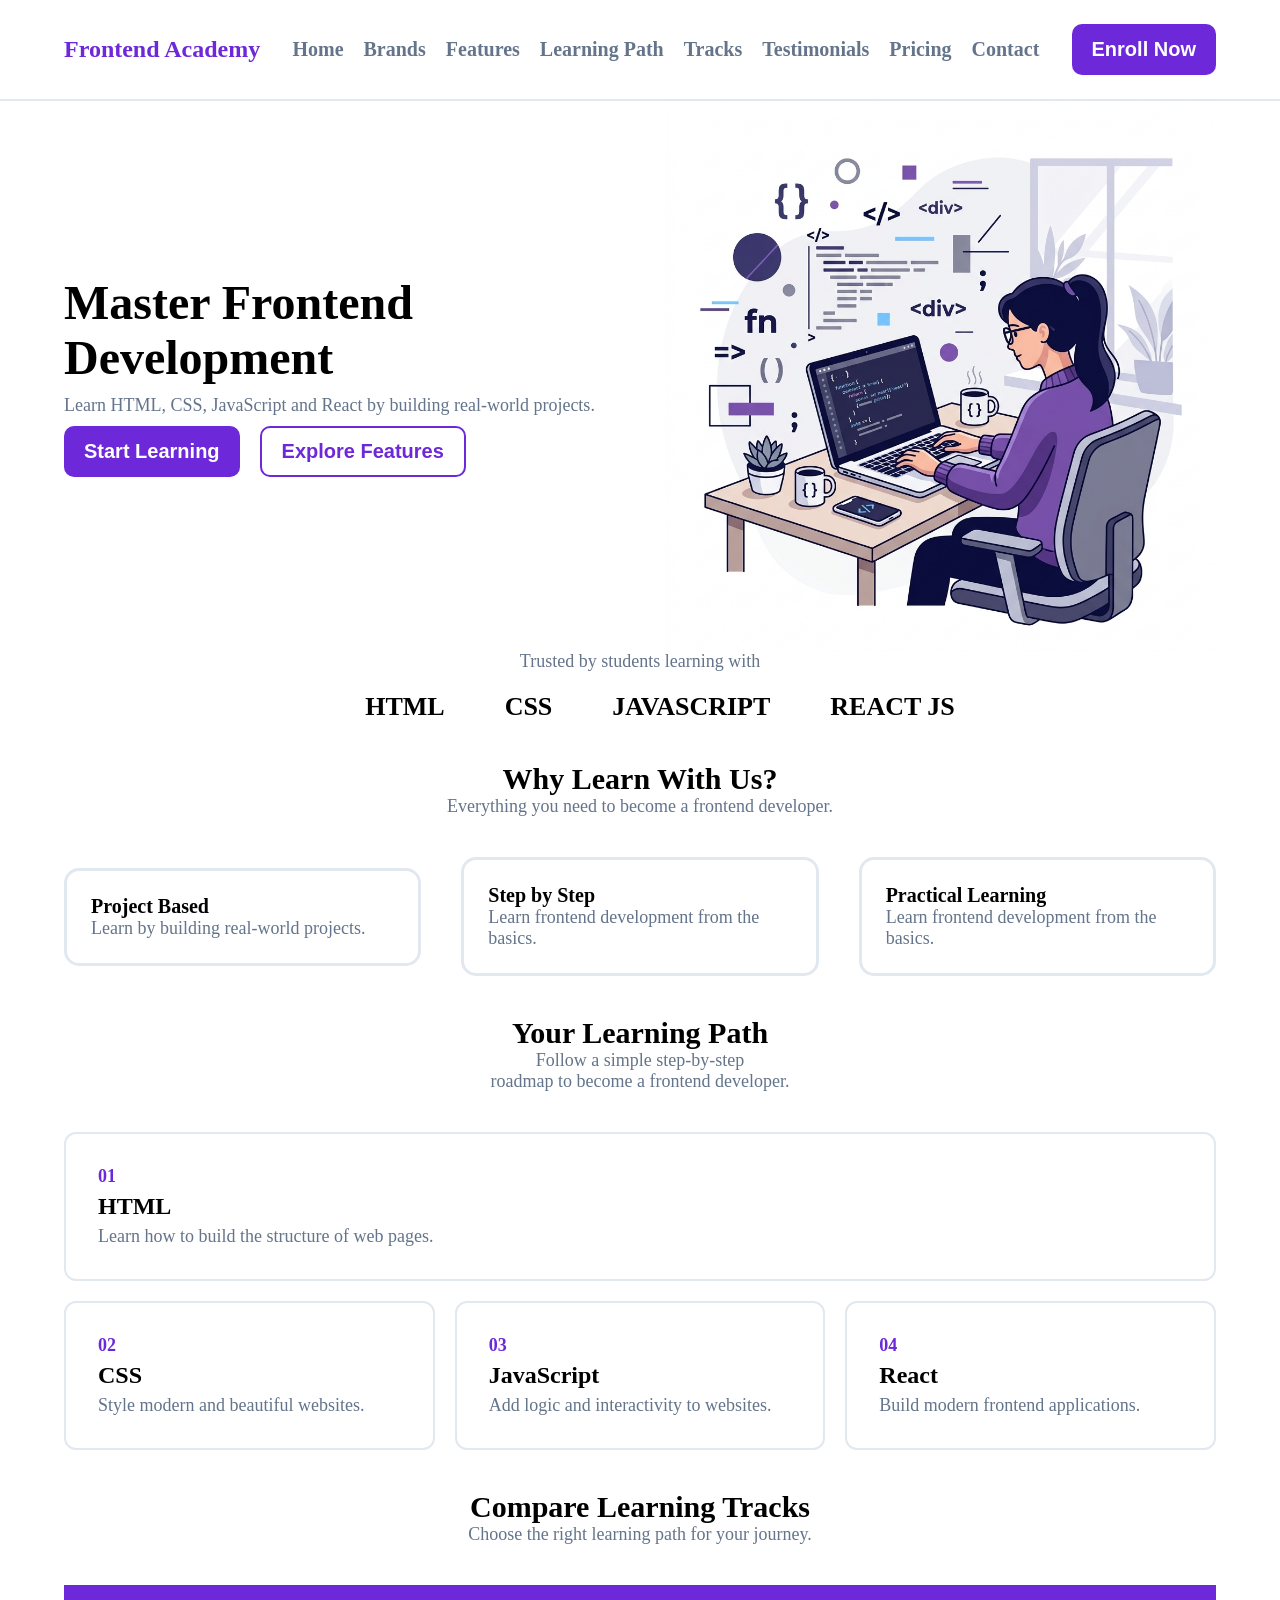
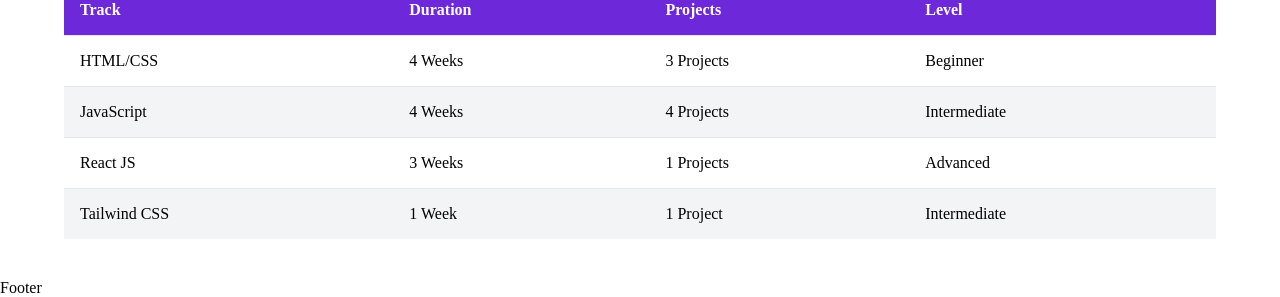
<file: index.html>
<html>
  <head>
    <title>Frontend Academy</title>
    <link href="./style.css" rel="stylesheet" />
  </head>
  <body>
    <div class="header">
      <div class="header-content container">
        <a href="" class="logo">Frontend Academy</a>
        <div class="nav">
          <a href="">Home</a>
          <a href="">Brands</a>
          <a href="">Features</a>
          <a href="">Learning Path</a>
          <a href="">Tracks</a>
          <a href="">Testimonials</a>
          <a href="">Pricing</a>
          <a href="">Contact</a>
        </div>
        <button class="primary-button">Enroll Now</button>
      </div>
    </div>
    <div class="main">
      <div class="hero container">
        <div class="hero-content">
          <h1>Master Frontend Development</h1>
          <p>
            Learn HTML, CSS, JavaScript and React by building real-world
            projects.
          </p>
          <div class="hero-buttons">
            <button class="primary-button">Start Learning</button>
            <button class="secondary-button">Explore Features</button>
          </div>
        </div>
        <img class="hero-image" src="./hero_developer.png" alt="Hero" />
      </div>
      <div class="languages">
        <p>Trusted by students learning with</p>
        <ul class="languages-list">
          <li>html</li>
          <li>css</li>
          <li>javascript</li>
          <li>react js</li>
        </ul>
      </div>
      <div class="features container">
        <div class="section-heading">
          <h3>Why Learn With Us?</h3>
          <p>Everything you need to become a frontend developer.</p>
        </div>
        <div class="features-list">
          <div class="feature-card">
            <h4>Project Based</h4>
            <p>Learn by building real-world projects.</p>
          </div>
          <div class="feature-card">
            <h4>Step by Step</h4>
            <p>Learn frontend development from the basics.</p>
          </div>
          <div class="feature-card">
            <h4>Practical Learning</h4>
            <p>Learn frontend development from the basics.</p>
          </div>
        </div>
      </div>
      <div class="learning-path container">
        <div class="section-heading">
          <h3>Your Learning Path</h3>
          <p>
            Follow a simple step-by-step <br />
            roadmap to become a frontend developer.
          </p>
        </div>
        <div class="paths-list">
          <div class="path-card">
            <span>01</span>
            <h4>HTML</h4>
            <p>Learn how to build the structure of web pages.</p>
          </div>
          <div class="path-card">
            <span>02</span>
            <h4>CSS</h4>
            <p>Style modern and beautiful websites.</p>
          </div>
          <div class="path-card">
            <span>03</span>
            <h4>JavaScript</h4>
            <p>Add logic and interactivity to websites.</p>
          </div>
          <div class="path-card">
            <span>04</span>
            <h4>React</h4>
            <p>Build modern frontend applications.</p>
          </div>
        </div>
      </div>
      <div class="learning-tracks container">
        <div class="section-heading">
          <h3>Compare Learning Tracks</h3>
          <p>Choose the right learning path for your journey.</p>
        </div>
        <table>
          <thead>
            <tr>
              <th>Track</th>
              <th>Duration</th>
              <th>Projects</th>
              <th>Level</th>
            </tr>
          </thead>
          <tbody>
            <tr>
              <td>HTML/CSS</td>
              <td>4 Weeks</td>
              <td>3 Projects</td>
              <td>Beginner</td>
            </tr>
            <tr>
              <td>JavaScript</td>
              <td>4 Weeks</td>
              <td>4 Projects</td>
              <td>Intermediate</td>
            </tr>
            <tr>
              <td>React JS</td>
              <td>3 Weeks</td>
              <td>1 Projects</td>
              <td>Advanced</td>
            </tr>
            <tr>
              <td>Tailwind CSS</td>
              <td>1 Week</td>
              <td>1 Project</td>
              <td>Intermediate</td>
            </tr>
          </tbody>
        </table>
      </div>
    </div>
    <div class="footer">Footer</div>
  </body>
</html>

<!-- ul => Unordered list -->
<!-- li => List Item -->
<!-- ol => Ordered list -->
<!-- DRY => Don't Repeat Yourself -->
<!-- table => جدول -->
<!-- thead => Table Head => رأس الجدول -->
<!-- tr => Table Row => صف في الجدول -->
<!-- tbody => Table Body => جسد الجدول -->
<!-- td => Table Data => معلومة في  الجدول -->
</file>
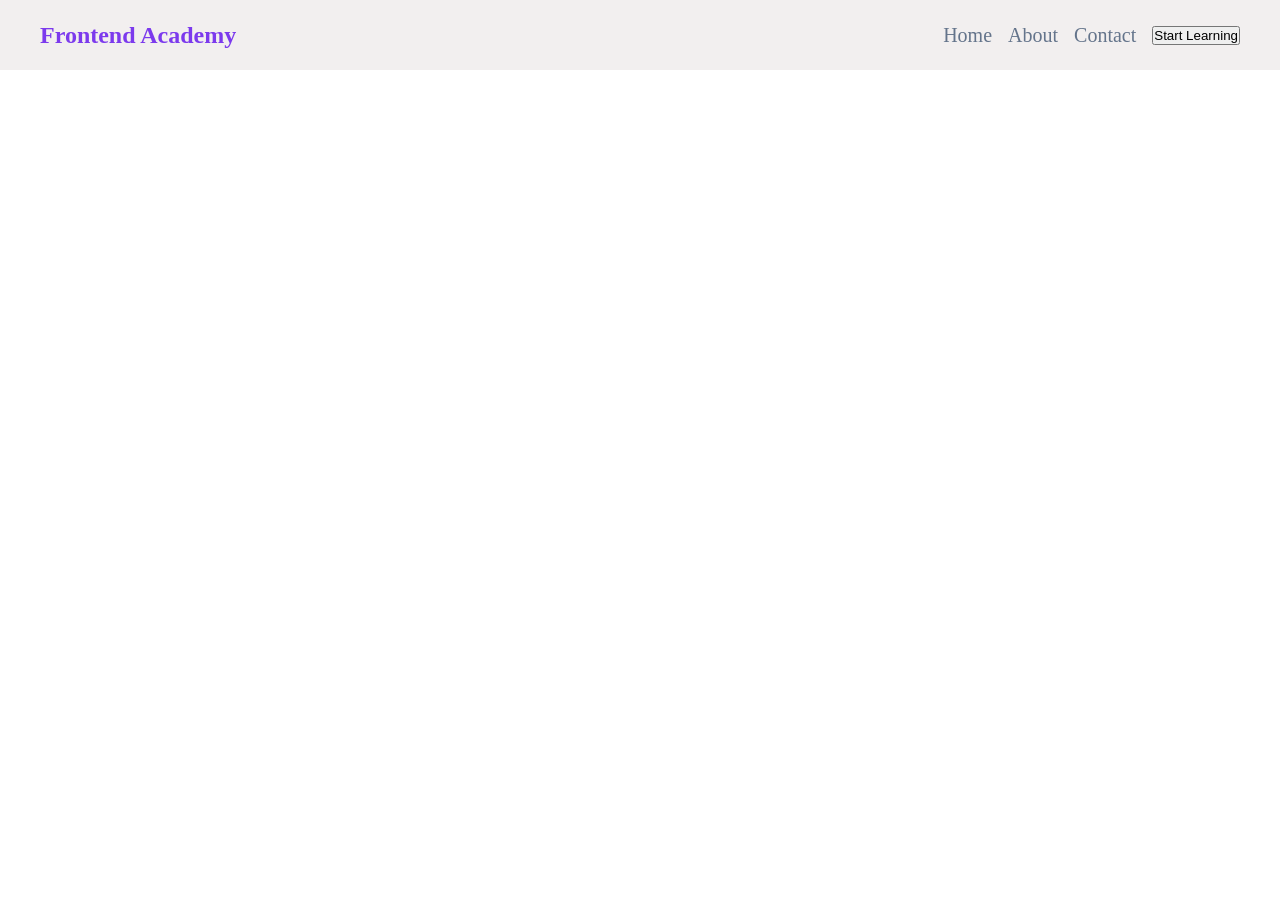
<file: about.html>
<!doctype html>
<html>
  <head>
    <title>About</title>
    <style>

      * {
        padding: 0;
        margin: 0;
      }

      header {
        background-color: #f2efef;
        height: 70px;
        display: flex;
        justify-content: space-between;
        align-items: center;
        padding: 0 40px;
        gap: 24px;
      }

      .logo {
        color: #7c3aed;
        font-size: 24px;
        font-weight: 800;
      }

      nav {
        display: flex;
        gap: 16px;
        align-items: center;
      }

      nav a {
        color: #64748b;
        font-size: 20px;
        font-weight: 500;
      }

      a {
        text-decoration: none;
      }
    </style>
  </head>
  <body>
    <header>
      <h3 class="logo">Frontend Academy</h3>
      <nav>
        <a href="">Home</a>
        <a href="">About</a>
        <a href="">Contact</a>
        <button>Start Learning</button>
      </nav>
    </header>
  </body>
</html>
</file>
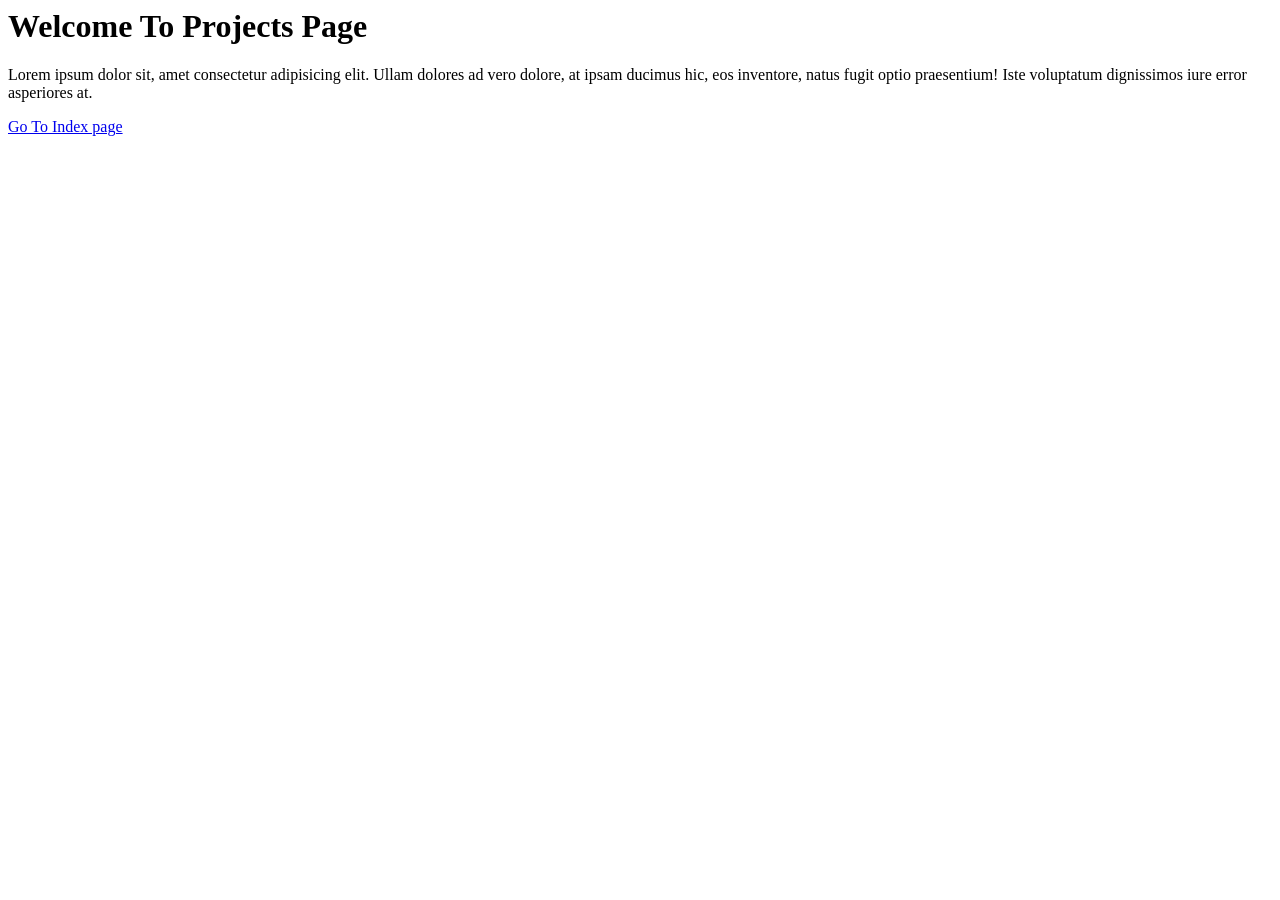
<file: projects.html>
<html>
  <head>
    <title>Projects</title>
  </head>
  <body>
    <h1>Welcome To Projects Page</h1>
    <p>
      Lorem ipsum dolor sit, amet consectetur adipisicing elit. Ullam dolores ad
      vero dolore, at ipsam ducimus hic, eos inventore, natus fugit optio
      praesentium! Iste voluptatum dignissimos iure error asperiores at.
    </p>
    <a href="./index.html">Go To Index page</a>
  </body>
</html>
</file>
<file: style.css>
* {
  margin: 0;
}

.container {
  width: 90%;
  margin-right: auto;
  margin-left: auto;
}

h1 {
  font-size: 48px;
}

p {
  color: #64748b;
  font-size: 18px;
  font-weight: 500;
}

button {
  cursor: pointer;
  border-radius: 10px;
  font-size: 20px;
  font-weight: 600;
}

.primary-button {
  background-color: #6d28d9;
  color: #fff;
  padding: 14px 20px;
  border: none;
}

.secondary-button {
  color: #6d28d9;
  background-color: #fff;
  border: 2px solid #6d28d9;
  padding: 12px 20px;
}

a {
  text-decoration: none;
  cursor: pointer;
}

.header {
  padding: 24px 0;
  border-bottom: 2px solid #e2e8f0;
}

.header-content {
  display: flex;
  justify-content: space-between;
  align-items: center;
}

.logo {
  font-size: 24px;
  font-weight: 800;
  color: #6d28d9;
}

.nav {
  display: flex;
  align-items: center;
  gap: 20px;
}

.nav a {
  font-size: 20px;
  font-weight: 600;
  color: #64748b;
}

.hero {
  display: flex;
  align-items: center;
  justify-content: space-between;
}

.hero-image {
  width: 550px;
}

.hero-content {
  display: flex;
  gap: 10px;
  flex-direction: column;
}

.hero-buttons {
  display: flex;
  gap: 20px;
}

.languages {
  text-align: center;
}

.languages-list {
  display: flex;
  justify-content: center;
  gap: 60px;
  list-style: none;
  font-size: 26px;
  font-weight: 600;
  text-transform: uppercase;
  margin-top: 20px;
}

.features {
  margin-top: 40px;
  margin-bottom: 40px;
}

.section-heading {
  text-align: center;
  margin-bottom: 40px;
}

.section-heading h3 {
  font-size: 30px;
}

.section-heading {
  font-size: 18px;
}

.features-list {
  display: flex;
  align-items: center;
  gap: 40px;
}

.feature-card {
  padding: 24px;
  border: 3px solid #e2e8f0;
  border-radius: 15px;
  flex: 1;
  transition: 0.3s;
}

.feature-card:hover {
  border-color: #6d28d9;
  transform: translateY(-20px);
}

.feature-card h4 {
  font-size: 20px;
}

.feature-card p {
  font-size: 18px;
}

.learning-path {
  margin-top: 40px;
  margin-bottom: 40px;
}

.paths-list {
  display: grid;
  grid-template-columns: 1fr 1fr 1fr;
  gap: 20px;
}

.path-card {
  border: 2px solid #e2e8f0;
  border-radius: 12px;
  padding: 32px;
}

.path-card:first-child {
  grid-column: span 3;
}

.path-card span {
  color: #6d28d9;
  font-size: 18px;
  font-weight: 600;
}

.path-card h4 {
  font-size: 24px;
  margin-top: 6px;
  margin-bottom: 6px;
}

.learning-tracks {
  margin-top: 40px;
  margin-bottom: 40px;
}

table {
  width: 100%;
  border-collapse: collapse;
}

table thead {
  background-color: #6d28d9;
  color: #fff;
}

table th,
table td {
  padding: 16px;
  text-align: start;
  border-bottom: 1px solid #e2e8f0;
}

table tbody tr:nth-child(even) {
  background-color: #f3f4f5;
}

table tbody tr {
  transition: 0.3s;
}

table tbody tr:hover {
  background-color: #dbe3ec;
}

table tbody tr:last-child td {
  border-bottom: none;
}

/* top => فوق */
/* bottom => تحت */
/* left => يسار */
/* right => يمين */
/* x => يمين وشمال */
/* y => فوق وتحت */

/* Pseudo Classes => :hover - :first-child - :last-child */
/* 1 3 5 7 9 11 13 15 => odd */
/* 2 4 6 8 10 12 14 => even */
</file>
